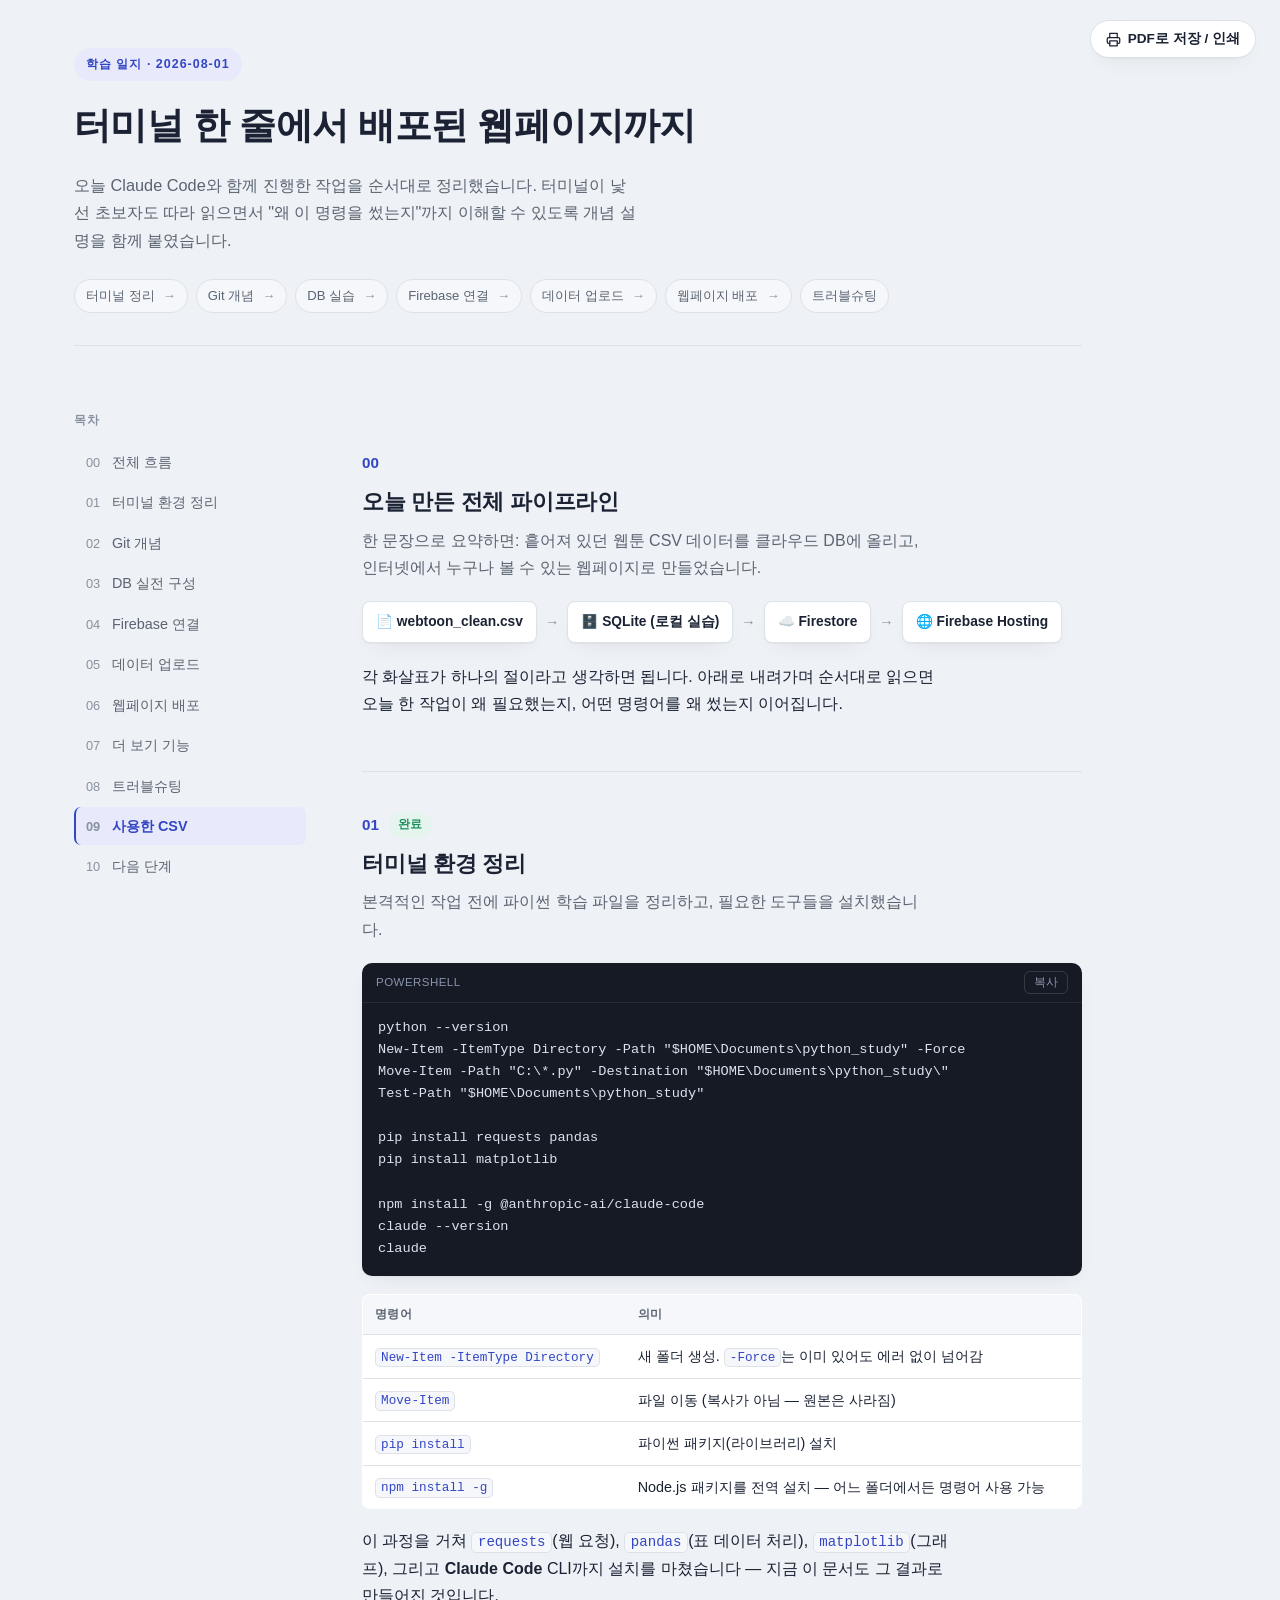
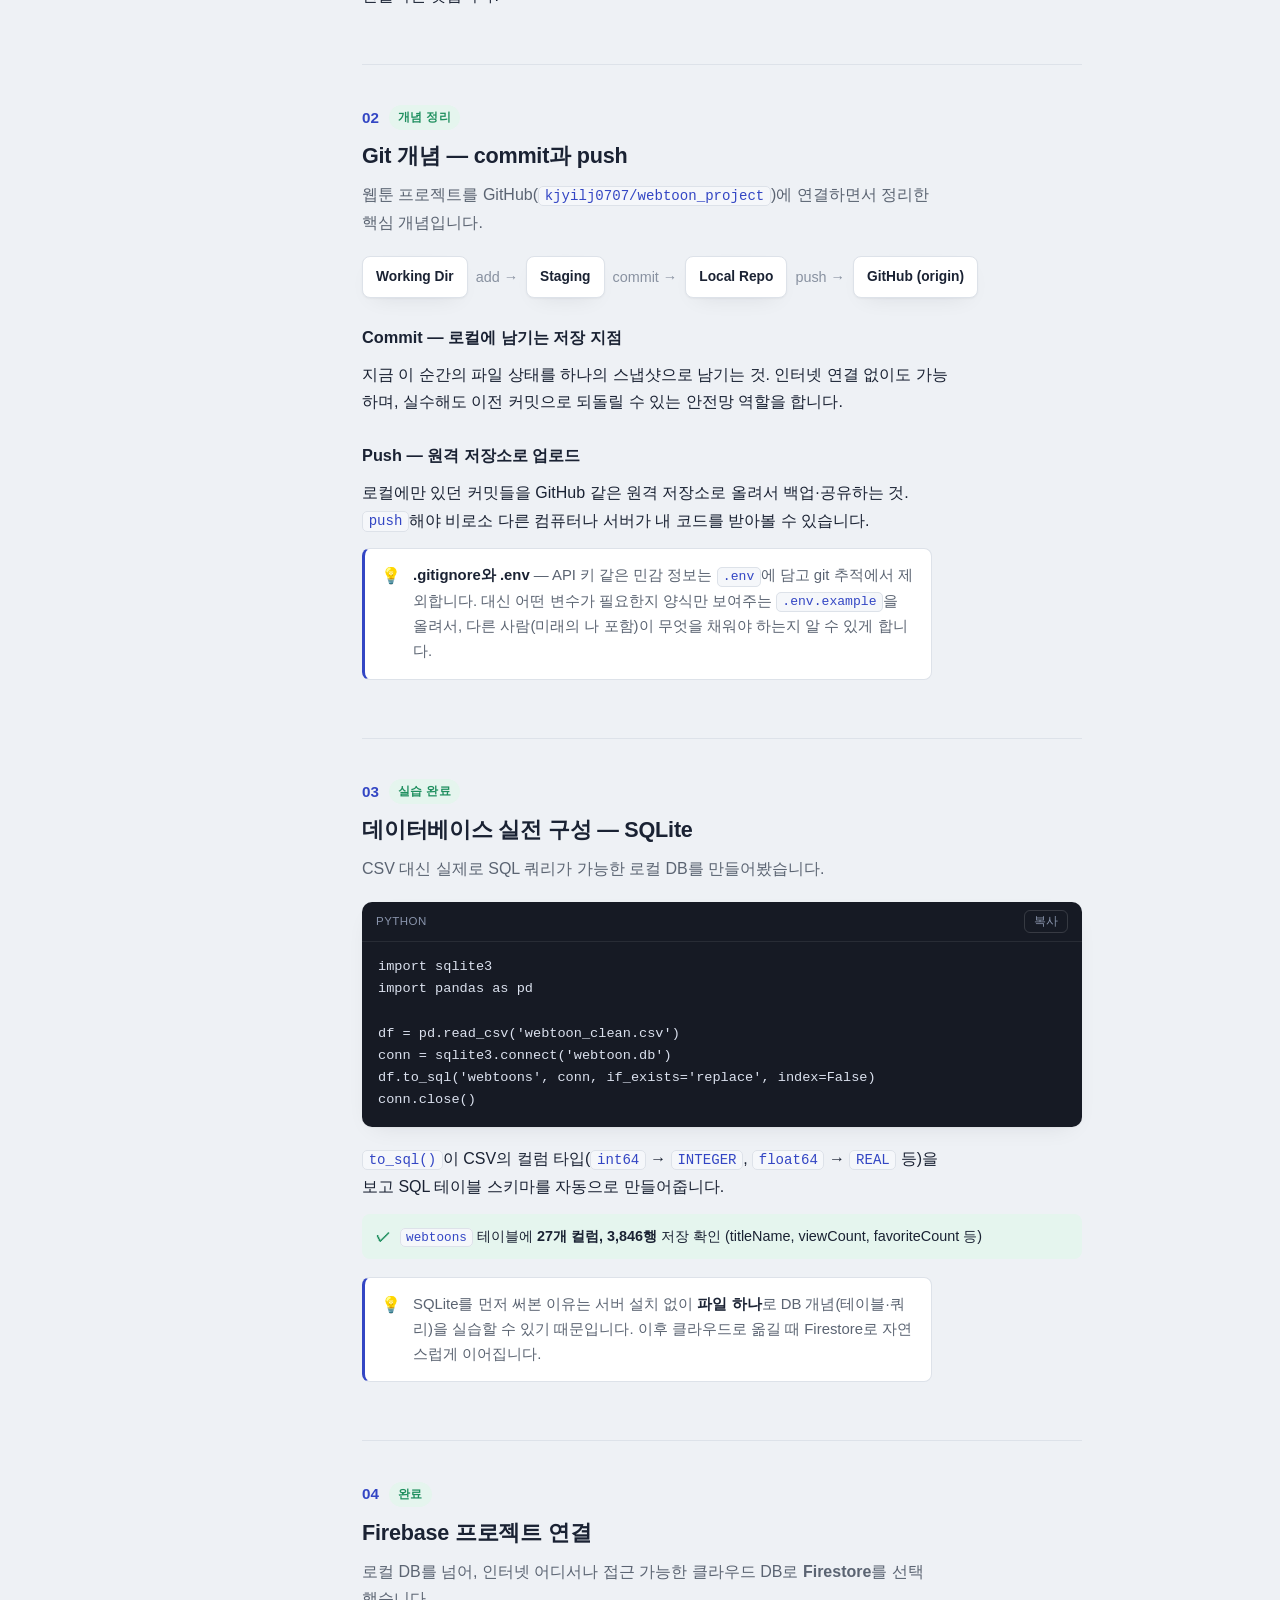
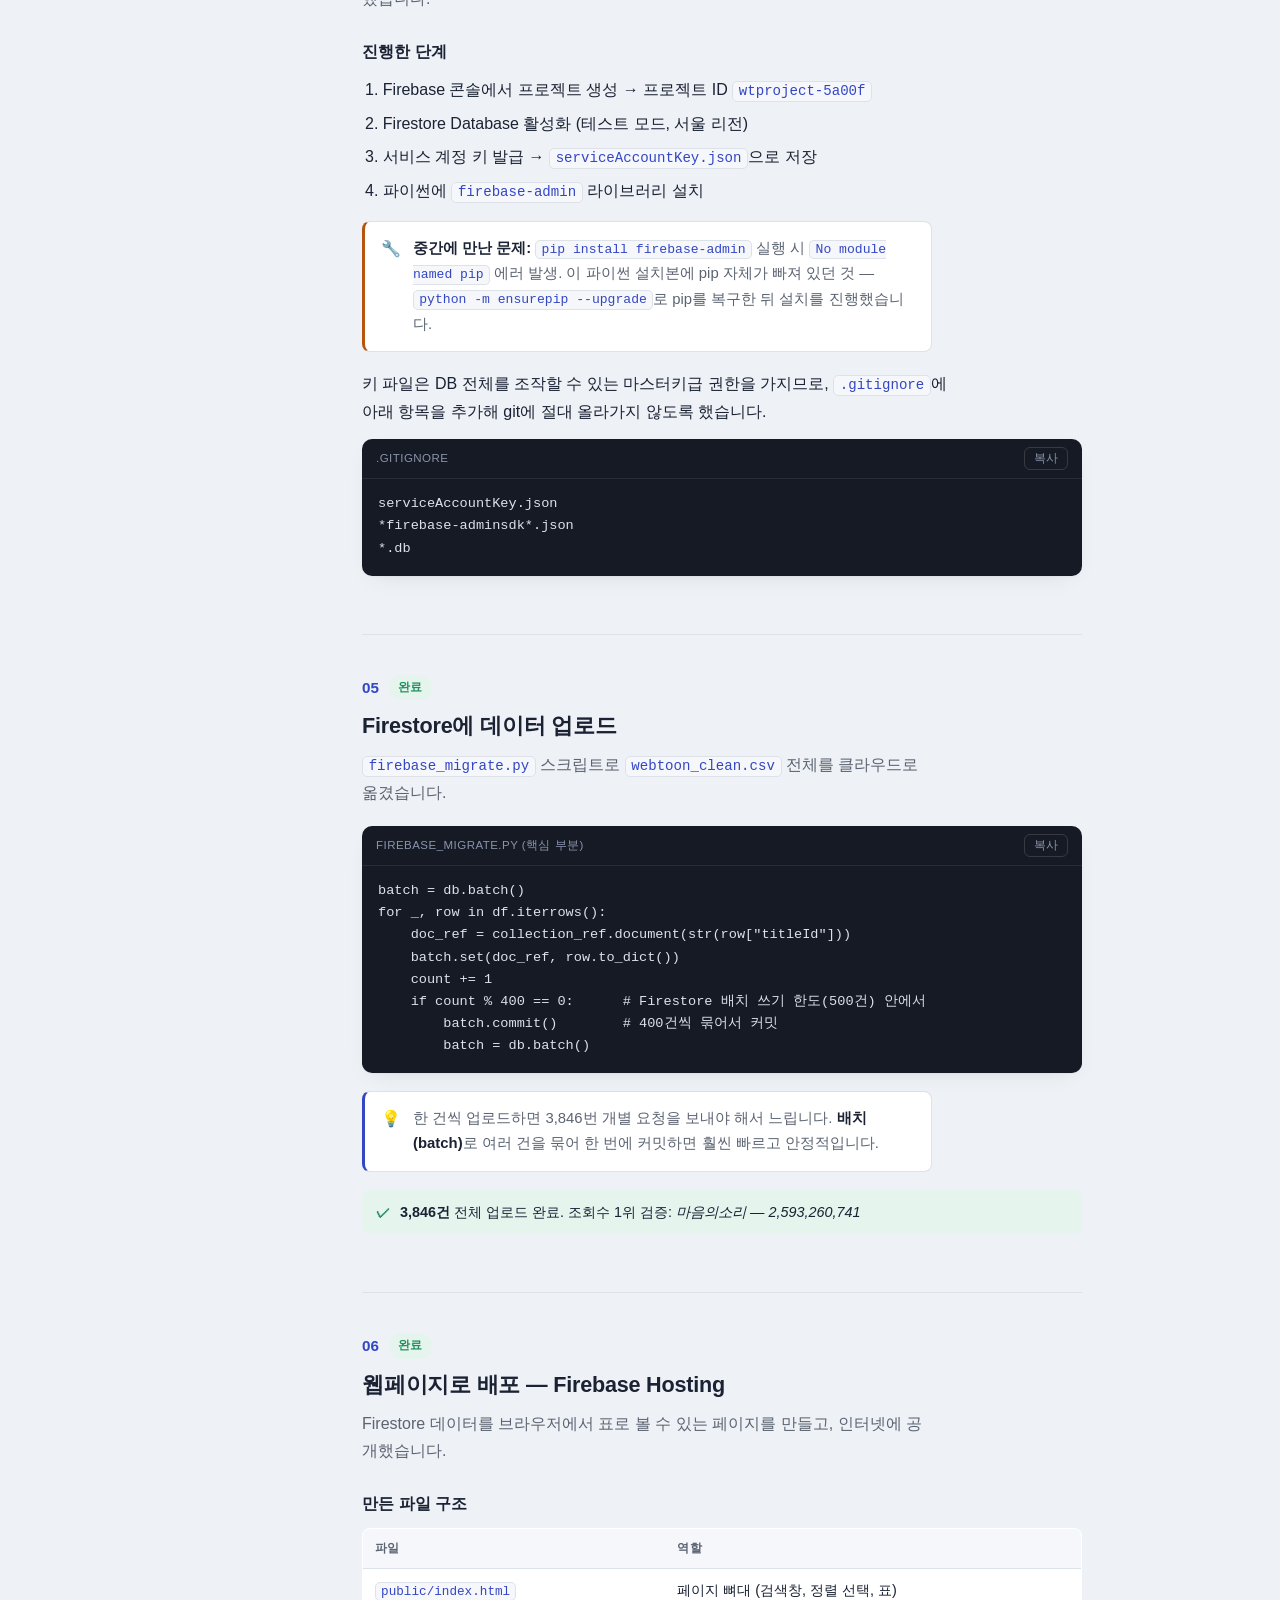
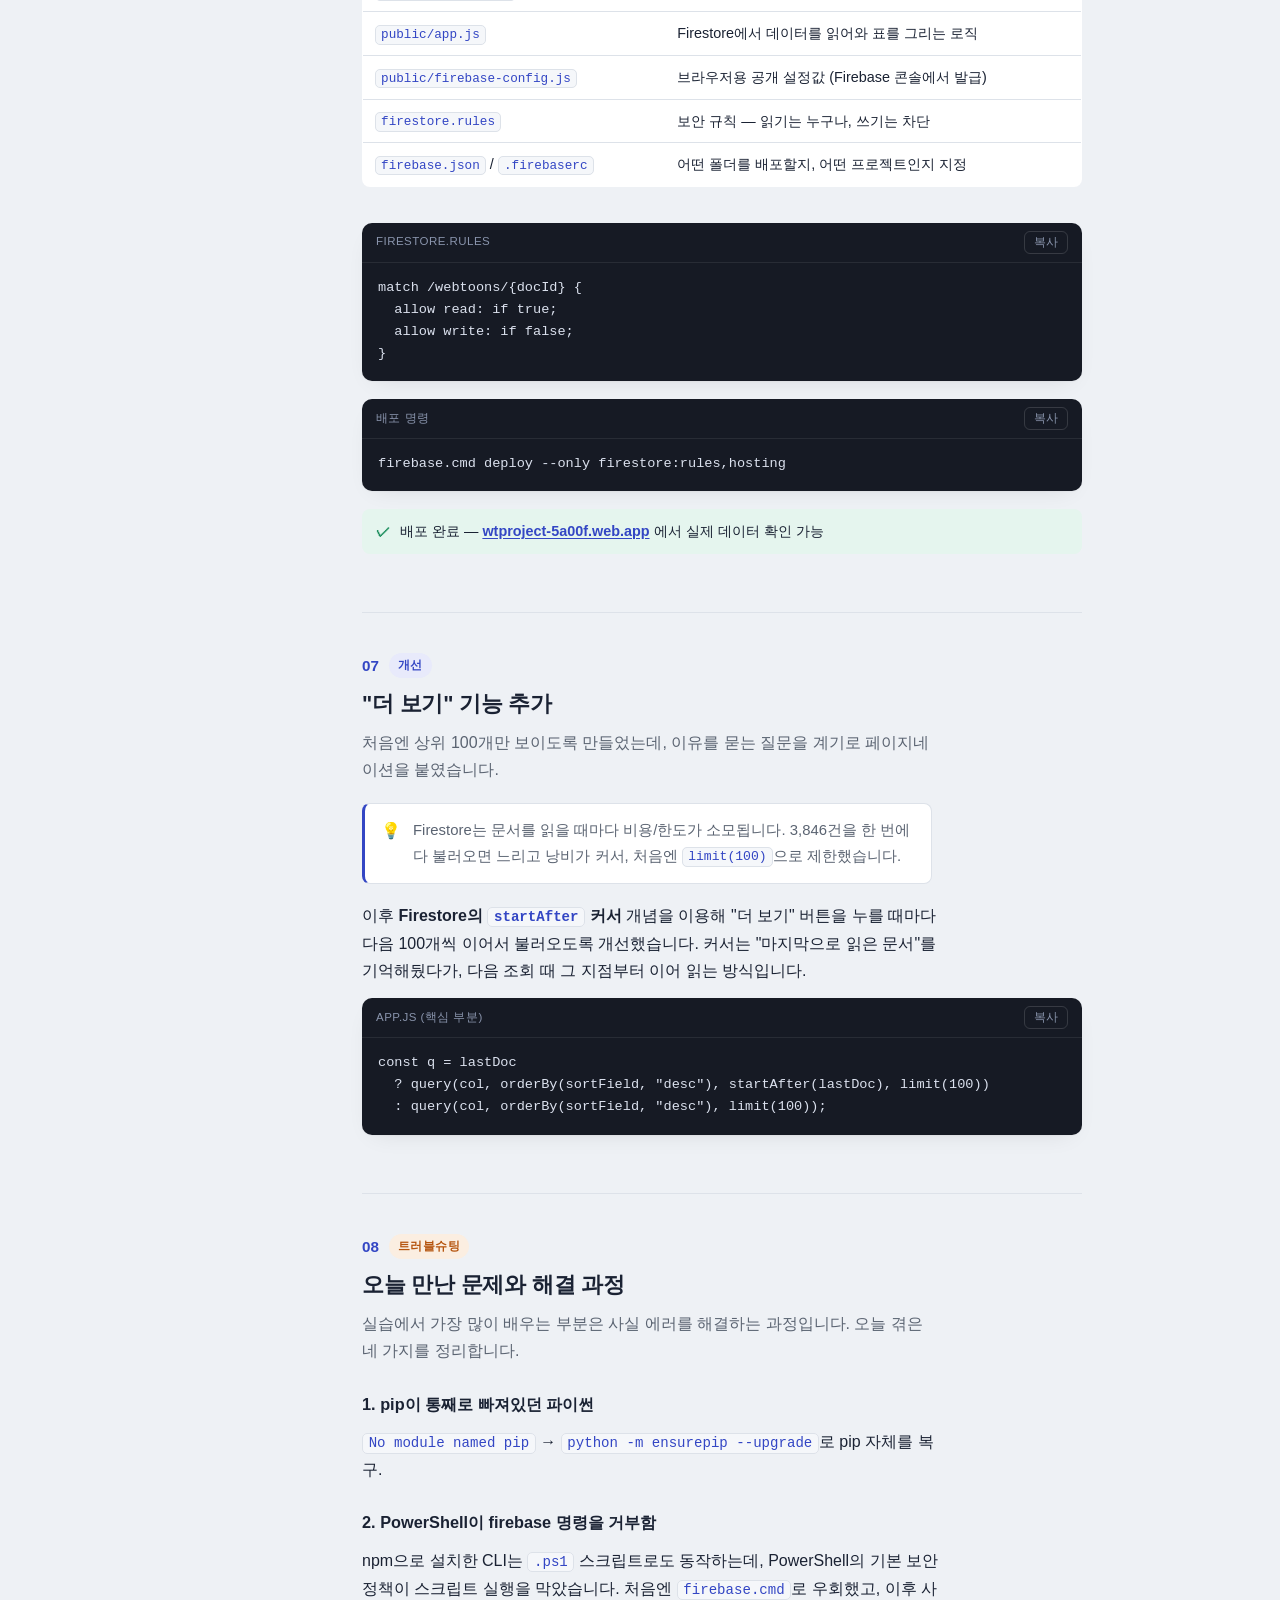
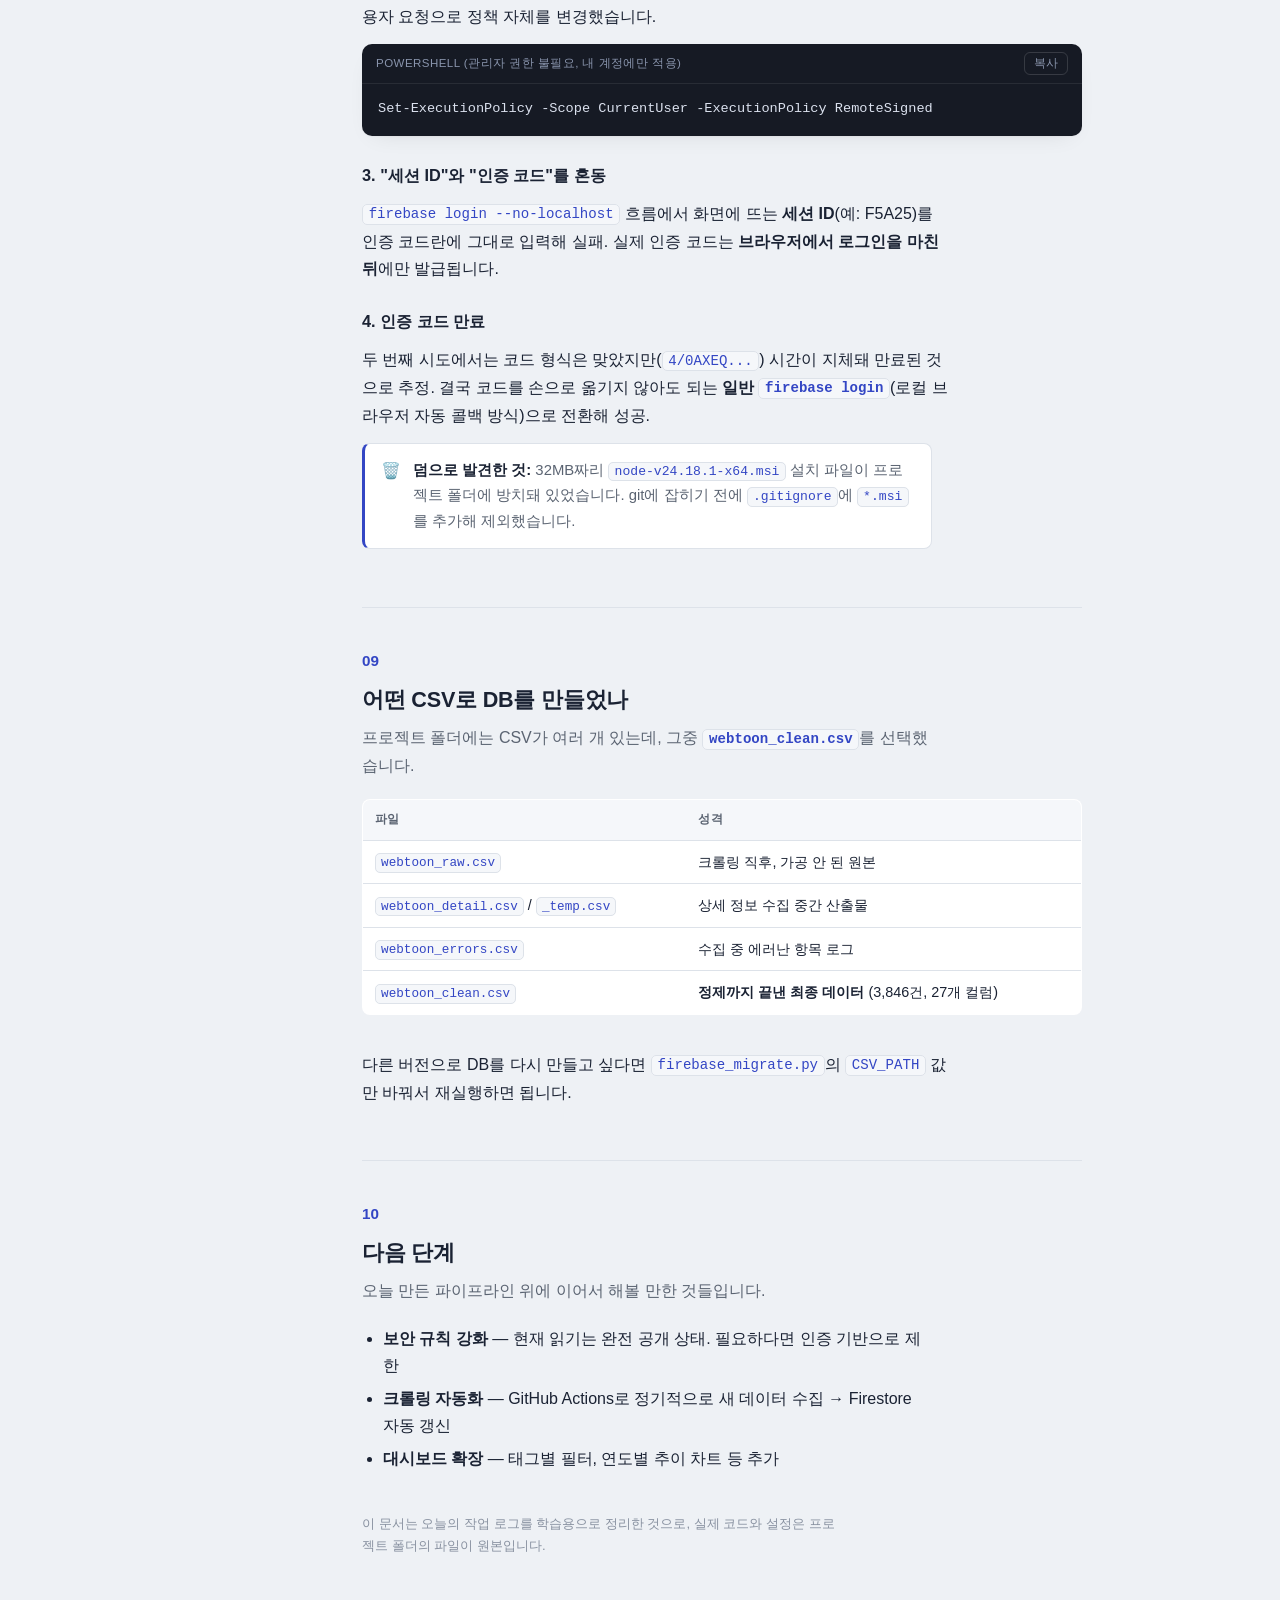
<file: public/study-log.html>
<!DOCTYPE html>
<html lang="ko">
<head>
<meta charset="UTF-8">
<meta name="viewport" content="width=device-width, initial-scale=1.0">
<title>웹툰 프로젝트 학습 일지</title>
<style>
  :root {
    --bg: #eef1f5;
    --surface: #ffffff;
    --surface-2: #f5f7fa;
    --ink: #1a2233;
    --ink-muted: #5b6472;
    --ink-faint: #8891a0;
    --border: #dde2e9;
    --accent: #3346c4;
    --accent-ink: #ffffff;
    --accent-soft: #e8eafb;
    --done: #1f8f5f;
    --done-soft: #e5f5ee;
    --warn: #b5540e;
    --warn-soft: #fbeee1;
    --code-bg: #161a24;
    --code-ink: #dbe1ee;
    --code-accent: #8fb2ff;
    --shadow: 0 1px 2px rgba(20, 24, 35, 0.04), 0 8px 24px -12px rgba(20, 24, 35, 0.12);
    --radius: 10px;
  }

  @media (prefers-color-scheme: dark) {
    :root {
      --bg: #0f121a;
      --surface: #161b26;
      --surface-2: #1b202c;
      --ink: #e7eaf2;
      --ink-muted: #a2aabb;
      --ink-faint: #6d7688;
      --border: #2a3040;
      --accent: #8ea1ff;
      --accent-ink: #10142a;
      --accent-soft: #1c2340;
      --done: #4fd39a;
      --done-soft: #163429;
      --warn: #f0a969;
      --warn-soft: #372413;
      --code-bg: #0b0e15;
      --code-ink: #d7deee;
      --code-accent: #9db8ff;
      --shadow: 0 1px 2px rgba(0,0,0,0.3), 0 8px 24px -12px rgba(0,0,0,0.5);
    }
  }

  * { box-sizing: border-box; }

  html { scroll-behavior: smooth; }
  @media (prefers-reduced-motion: reduce) {
    html { scroll-behavior: auto; }
    * { animation: none !important; transition: none !important; }
  }

  body {
    margin: 0;
    background: var(--bg);
    color: var(--ink);
    font-family: -apple-system, BlinkMacSystemFont, "Apple SD Gothic Neo", "Segoe UI",
      "Malgun Gothic", sans-serif;
    line-height: 1.7;
    -webkit-font-smoothing: antialiased;
  }

  .shell {
    max-width: 1180px;
    margin: 0 auto;
    padding: 48px 24px 96px;
    display: grid;
    grid-template-columns: 232px minmax(0, 720px);
    gap: 56px;
    align-items: start;
  }

  @media (max-width: 900px) {
    .shell {
      grid-template-columns: 1fr;
      padding: 28px 18px 72px;
      gap: 24px;
    }
  }

  /* ---- masthead ---- */
  .masthead {
    grid-column: 1 / -1;
    display: flex;
    flex-direction: column;
    gap: 14px;
    padding-bottom: 32px;
    border-bottom: 1px solid var(--border);
    margin-bottom: 8px;
  }

  .eyebrow {
    display: inline-flex;
    align-items: center;
    gap: 8px;
    align-self: flex-start;
    font-size: 0.78rem;
    font-weight: 700;
    letter-spacing: 0.08em;
    text-transform: uppercase;
    color: var(--accent);
    background: var(--accent-soft);
    padding: 6px 12px;
    border-radius: 999px;
  }

  h1 {
    margin: 0;
    font-size: clamp(1.6rem, 1.2rem + 1.6vw, 2.3rem);
    font-weight: 800;
    letter-spacing: -0.015em;
    text-wrap: balance;
  }

  .subtitle {
    margin: 0;
    color: var(--ink-muted);
    font-size: 1.02rem;
    max-width: 62ch;
  }

  .trail {
    display: flex;
    flex-wrap: wrap;
    gap: 8px;
    margin-top: 10px;
  }

  .trail span {
    font-size: 0.82rem;
    color: var(--ink-muted);
    background: var(--surface-2);
    border: 1px solid var(--border);
    padding: 5px 11px;
    border-radius: 999px;
    white-space: nowrap;
  }

  .trail span::after {
    content: "→";
    margin-left: 8px;
    color: var(--ink-faint);
  }
  .trail span:last-child::after { content: ""; margin: 0; }

  /* ---- toc ---- */
  nav.toc {
    position: sticky;
    top: 32px;
    display: flex;
    flex-direction: column;
    gap: 2px;
    font-size: 0.9rem;
  }

  nav.toc .toc-label {
    font-size: 0.75rem;
    font-weight: 700;
    letter-spacing: 0.08em;
    text-transform: uppercase;
    color: var(--ink-faint);
    margin-bottom: 10px;
  }

  nav.toc a {
    color: var(--ink-muted);
    text-decoration: none;
    padding: 7px 10px;
    border-radius: 7px;
    border-left: 2px solid transparent;
    display: flex;
    align-items: baseline;
    gap: 8px;
  }

  nav.toc a:hover {
    background: var(--surface-2);
    color: var(--ink);
  }

  nav.toc a.active {
    color: var(--accent);
    border-left-color: var(--accent);
    background: var(--accent-soft);
    font-weight: 600;
  }

  nav.toc .num {
    font-variant-numeric: tabular-nums;
    color: var(--ink-faint);
    font-size: 0.8rem;
    width: 1.4em;
  }

  @media (max-width: 900px) {
    nav.toc {
      position: static;
      flex-direction: row;
      flex-wrap: wrap;
      gap: 6px;
      padding-bottom: 8px;
      border-bottom: 1px solid var(--border);
      margin-bottom: 12px;
    }
    nav.toc .toc-label { display: none; }
    nav.toc a {
      border-left: none;
      border: 1px solid var(--border);
      font-size: 0.82rem;
    }
    nav.toc a.active { border-color: var(--accent); }
  }

  /* ---- content ---- */
  main { min-width: 0; }

  section {
    padding: 40px 0;
    border-bottom: 1px solid var(--border);
    scroll-margin-top: 24px;
  }
  section:last-child { border-bottom: none; padding-bottom: 0; }

  .kicker {
    display: flex;
    align-items: center;
    gap: 10px;
    margin-bottom: 8px;
  }

  .kicker .idx {
    font-variant-numeric: tabular-nums;
    font-weight: 800;
    color: var(--accent);
    font-size: 0.95rem;
  }

  .tag {
    font-size: 0.72rem;
    font-weight: 700;
    letter-spacing: 0.04em;
    padding: 3px 9px;
    border-radius: 999px;
  }
  .tag.done { color: var(--done); background: var(--done-soft); }
  .tag.action { color: var(--accent); background: var(--accent-soft); }
  .tag.fix { color: var(--warn); background: var(--warn-soft); }

  h2 {
    margin: 0 0 6px;
    font-size: 1.35rem;
    font-weight: 800;
    letter-spacing: -0.01em;
    text-wrap: balance;
  }

  h3 {
    font-size: 1.02rem;
    font-weight: 700;
    margin: 26px 0 10px;
  }

  section > p.lede {
    color: var(--ink-muted);
    margin: 0 0 20px;
    max-width: 64ch;
  }

  p { margin: 0 0 14px; max-width: 66ch; }
  ul, ol { margin: 0 0 16px; padding-left: 1.3em; max-width: 64ch; }
  li { margin-bottom: 6px; }
  strong { font-weight: 700; }

  code:not(pre code) {
    font-family: ui-monospace, "Cascadia Code", "D2Coding", Consolas, monospace;
    background: var(--surface-2);
    border: 1px solid var(--border);
    padding: 0.1em 0.4em;
    border-radius: 5px;
    font-size: 0.88em;
    color: var(--accent);
  }

  .codeblock {
    position: relative;
    background: var(--code-bg);
    border-radius: var(--radius);
    box-shadow: var(--shadow);
    margin: 0 0 18px;
    overflow: hidden;
  }

  .codeblock .bar {
    display: flex;
    align-items: center;
    justify-content: space-between;
    padding: 8px 14px;
    border-bottom: 1px solid rgba(255,255,255,0.08);
  }

  .codeblock .bar .label {
    font-size: 0.72rem;
    color: #8994ac;
    letter-spacing: 0.04em;
    text-transform: uppercase;
  }

  .codeblock .copy {
    font-size: 0.72rem;
    color: #8994ac;
    background: transparent;
    border: 1px solid rgba(255,255,255,0.14);
    border-radius: 6px;
    padding: 3px 9px;
    cursor: pointer;
    font-family: inherit;
  }
  .codeblock .copy:hover { color: var(--code-accent); border-color: var(--code-accent); }
  .codeblock .copy:focus-visible { outline: 2px solid var(--code-accent); outline-offset: 1px; }

  .codeblock pre {
    margin: 0;
    padding: 14px 16px 16px;
    overflow-x: auto;
  }

  .codeblock code {
    font-family: ui-monospace, "Cascadia Code", "D2Coding", Consolas, monospace;
    font-size: 0.85rem;
    color: var(--code-ink);
    white-space: pre;
    line-height: 1.6;
  }

  .callout {
    display: flex;
    gap: 12px;
    background: var(--surface);
    border: 1px solid var(--border);
    border-left: 3px solid var(--accent);
    border-radius: 8px;
    padding: 14px 16px;
    margin: 0 0 18px;
    max-width: 64ch;
  }
  .callout.why { border-left-color: var(--accent); }
  .callout.fix { border-left-color: var(--warn); }
  .callout .glyph { font-size: 1rem; line-height: 1.6; flex-shrink: 0; }
  .callout p { margin: 0; color: var(--ink-muted); font-size: 0.93rem; }
  .callout strong { color: var(--ink); }

  table {
    width: 100%;
    border-collapse: collapse;
    margin: 0 0 18px;
    font-size: 0.9rem;
    background: var(--surface);
    border-radius: 8px;
    overflow: hidden;
    border: 1px solid var(--border);
  }
  .table-wrap { overflow-x: auto; margin-bottom: 18px; }
  th, td {
    text-align: left;
    padding: 9px 12px;
    border-bottom: 1px solid var(--border);
  }
  th {
    background: var(--surface-2);
    color: var(--ink-muted);
    font-size: 0.78rem;
    text-transform: uppercase;
    letter-spacing: 0.03em;
    font-weight: 700;
  }
  tr:last-child td { border-bottom: none; }
  td code { white-space: nowrap; }

  .flow {
    display: flex;
    flex-wrap: wrap;
    gap: 8px;
    align-items: center;
    margin: 0 0 20px;
  }
  .flow .step {
    background: var(--surface);
    border: 1px solid var(--border);
    border-radius: 8px;
    padding: 8px 13px;
    font-size: 0.86rem;
    font-weight: 600;
    box-shadow: var(--shadow);
  }
  .flow .arrow { color: var(--ink-faint); font-size: 0.9rem; }

  .result {
    display: flex;
    align-items: baseline;
    gap: 10px;
    background: var(--done-soft);
    border-radius: 8px;
    padding: 10px 14px;
    margin: 0 0 18px;
    font-size: 0.9rem;
  }
  .result .glyph { color: var(--done); font-weight: 800; }
  .result strong { color: var(--ink); }

  a.link {
    color: var(--accent);
    font-weight: 600;
    text-decoration: underline;
    text-underline-offset: 2px;
  }

  .footline {
    margin-top: 12px;
    padding-top: 24px;
    color: var(--ink-faint);
    font-size: 0.82rem;
  }

  ::selection { background: var(--accent-soft); color: var(--ink); }

  a:focus-visible, button:focus-visible {
    outline: 2px solid var(--accent);
    outline-offset: 2px;
  }

  /* ---- print button ---- */
  .print-btn {
    position: fixed;
    top: 20px;
    right: 24px;
    z-index: 50;
    display: flex;
    align-items: center;
    gap: 7px;
    background: var(--surface);
    border: 1px solid var(--border);
    box-shadow: var(--shadow);
    padding: 9px 15px;
    border-radius: 999px;
    font-size: 0.85rem;
    font-weight: 600;
    font-family: inherit;
    color: var(--ink);
    cursor: pointer;
  }
  .print-btn:hover { border-color: var(--accent); color: var(--accent); }
  .print-btn svg { width: 15px; height: 15px; flex-shrink: 0; }

  @media (max-width: 900px) {
    .print-btn {
      position: static;
      margin-top: 4px;
      align-self: flex-start;
    }
  }

  /* ---- print / PDF output ---- */
  @media print {
    .print-btn, nav.toc { display: none !important; }

    :root {
      --bg: #ffffff;
      --surface: #ffffff;
      --surface-2: #f4f5f7;
      --ink: #16191f;
      --ink-muted: #4a5162;
      --ink-faint: #767f90;
      --border: #d7dbe2;
      --accent: #2a3bab;
      --accent-soft: #eceffb;
      --done: #17754d;
      --done-soft: #e7f4ee;
      --warn: #93450b;
      --warn-soft: #faede0;
      --code-bg: #1c212c;
      --code-ink: #e4e8f1;
      --code-accent: #a9c0ff;
      --shadow: none;
    }

    body { background: #fff; }

    .shell {
      display: block;
      max-width: 100%;
      padding: 0;
    }

    section {
      break-inside: avoid;
      padding: 20px 0;
    }

    h2 { break-after: avoid; }
    .codeblock, table, .callout, .result, .flow { break-inside: avoid; }

    .codeblock pre, .codeblock code {
      white-space: pre-wrap;
      word-break: break-word;
    }

    a.link { color: var(--accent); text-decoration: underline; }
  }
</style>
</head>
<body>

<div class="shell">
  <button class="print-btn" id="printBtn" type="button">
    <svg viewBox="0 0 24 24" fill="none" stroke="currentColor" stroke-width="2" stroke-linecap="round" stroke-linejoin="round">
      <polyline points="6 9 6 2 18 2 18 9"></polyline>
      <path d="M6 18H4a2 2 0 0 1-2-2v-5a2 2 0 0 1 2-2h16a2 2 0 0 1 2 2v5a2 2 0 0 1-2 2h-2"></path>
      <rect x="6" y="14" width="12" height="8"></rect>
    </svg>
    PDF로 저장 / 인쇄
  </button>

  <div class="masthead">
    <span class="eyebrow">학습 일지 · 2026-08-01</span>
    <h1>터미널 한 줄에서 배포된 웹페이지까지</h1>
    <p class="subtitle">
      오늘 Claude Code와 함께 진행한 작업을 순서대로 정리했습니다. 터미널이 낯선 초보자도
      따라 읽으면서 "왜 이 명령을 썼는지"까지 이해할 수 있도록 개념 설명을 함께 붙였습니다.
    </p>
    <div class="trail">
      <span>터미널 정리</span>
      <span>Git 개념</span>
      <span>DB 실습</span>
      <span>Firebase 연결</span>
      <span>데이터 업로드</span>
      <span>웹페이지 배포</span>
      <span>트러블슈팅</span>
    </div>
  </div>

  <nav class="toc" aria-label="목차">
    <span class="toc-label">목차</span>
    <a href="#overview"><span class="num">00</span>전체 흐름</a>
    <a href="#terminal"><span class="num">01</span>터미널 환경 정리</a>
    <a href="#git"><span class="num">02</span>Git 개념</a>
    <a href="#database"><span class="num">03</span>DB 실전 구성</a>
    <a href="#firebase"><span class="num">04</span>Firebase 연결</a>
    <a href="#upload"><span class="num">05</span>데이터 업로드</a>
    <a href="#web"><span class="num">06</span>웹페이지 배포</a>
    <a href="#pagination"><span class="num">07</span>더 보기 기능</a>
    <a href="#troubleshoot"><span class="num">08</span>트러블슈팅</a>
    <a href="#source"><span class="num">09</span>사용한 CSV</a>
    <a href="#next"><span class="num">10</span>다음 단계</a>
  </nav>

  <main>

    <section id="overview">
      <div class="kicker"><span class="idx">00</span></div>
      <h2>오늘 만든 전체 파이프라인</h2>
      <p class="lede">한 문장으로 요약하면: 흩어져 있던 웹툰 CSV 데이터를 클라우드 DB에 올리고, 인터넷에서 누구나 볼 수 있는 웹페이지로 만들었습니다.</p>
      <div class="flow">
        <span class="step">📄 webtoon_clean.csv</span>
        <span class="arrow">→</span>
        <span class="step">🗄️ SQLite (로컬 실습)</span>
        <span class="arrow">→</span>
        <span class="step">☁️ Firestore</span>
        <span class="arrow">→</span>
        <span class="step">🌐 Firebase Hosting</span>
      </div>
      <p>각 화살표가 하나의 절이라고 생각하면 됩니다. 아래로 내려가며 순서대로 읽으면 오늘 한 작업이 왜 필요했는지, 어떤 명령어를 왜 썼는지 이어집니다.</p>
    </section>

    <section id="terminal">
      <div class="kicker"><span class="idx">01</span><span class="tag done">완료</span></div>
      <h2>터미널 환경 정리</h2>
      <p class="lede">본격적인 작업 전에 파이썬 학습 파일을 정리하고, 필요한 도구들을 설치했습니다.</p>

      <div class="codeblock">
        <div class="bar"><span class="label">PowerShell</span><button class="copy" data-copy>복사</button></div>
        <pre><code>python --version
New-Item -ItemType Directory -Path "$HOME\Documents\python_study" -Force
Move-Item -Path "C:\*.py" -Destination "$HOME\Documents\python_study\"
Test-Path "$HOME\Documents\python_study"

pip install requests pandas
pip install matplotlib

npm install -g @anthropic-ai/claude-code
claude --version
claude</code></pre>
      </div>

      <table>
        <thead><tr><th>명령어</th><th>의미</th></tr></thead>
        <tbody>
          <tr><td><code>New-Item -ItemType Directory</code></td><td>새 폴더 생성. <code>-Force</code>는 이미 있어도 에러 없이 넘어감</td></tr>
          <tr><td><code>Move-Item</code></td><td>파일 이동 (복사가 아님 — 원본은 사라짐)</td></tr>
          <tr><td><code>pip install</code></td><td>파이썬 패키지(라이브러리) 설치</td></tr>
          <tr><td><code>npm install -g</code></td><td>Node.js 패키지를 전역 설치 — 어느 폴더에서든 명령어 사용 가능</td></tr>
        </tbody>
      </table>

      <p>이 과정을 거쳐 <code>requests</code>(웹 요청), <code>pandas</code>(표 데이터 처리), <code>matplotlib</code>(그래프), 그리고 <strong>Claude Code</strong> CLI까지 설치를 마쳤습니다 — 지금 이 문서도 그 결과로 만들어진 것입니다.</p>
    </section>

    <section id="git">
      <div class="kicker"><span class="idx">02</span><span class="tag done">개념 정리</span></div>
      <h2>Git 개념 — commit과 push</h2>
      <p class="lede">웹툰 프로젝트를 GitHub(<code>kjyilj0707/webtoon_project</code>)에 연결하면서 정리한 핵심 개념입니다.</p>

      <div class="flow">
        <span class="step">Working Dir</span>
        <span class="arrow">add →</span>
        <span class="step">Staging</span>
        <span class="arrow">commit →</span>
        <span class="step">Local Repo</span>
        <span class="arrow">push →</span>
        <span class="step">GitHub (origin)</span>
      </div>

      <h3>Commit — 로컬에 남기는 저장 지점</h3>
      <p>지금 이 순간의 파일 상태를 하나의 스냅샷으로 남기는 것. 인터넷 연결 없이도 가능하며, 실수해도 이전 커밋으로 되돌릴 수 있는 안전망 역할을 합니다.</p>

      <h3>Push — 원격 저장소로 업로드</h3>
      <p>로컬에만 있던 커밋들을 GitHub 같은 원격 저장소로 올려서 백업·공유하는 것. <code>push</code>해야 비로소 다른 컴퓨터나 서버가 내 코드를 받아볼 수 있습니다.</p>

      <div class="callout why">
        <span class="glyph">💡</span>
        <p><strong>.gitignore와 .env</strong> — API 키 같은 민감 정보는 <code>.env</code>에 담고 git 추적에서 제외합니다. 대신 어떤 변수가 필요한지 양식만 보여주는 <code>.env.example</code>을 올려서, 다른 사람(미래의 나 포함)이 무엇을 채워야 하는지 알 수 있게 합니다.</p>
      </div>
    </section>

    <section id="database">
      <div class="kicker"><span class="idx">03</span><span class="tag done">실습 완료</span></div>
      <h2>데이터베이스 실전 구성 — SQLite</h2>
      <p class="lede">CSV 대신 실제로 SQL 쿼리가 가능한 로컬 DB를 만들어봤습니다.</p>

      <div class="codeblock">
        <div class="bar"><span class="label">Python</span><button class="copy" data-copy>복사</button></div>
        <pre><code>import sqlite3
import pandas as pd

df = pd.read_csv('webtoon_clean.csv')
conn = sqlite3.connect('webtoon.db')
df.to_sql('webtoons', conn, if_exists='replace', index=False)
conn.close()</code></pre>
      </div>

      <p><code>to_sql()</code>이 CSV의 컬럼 타입(<code>int64</code> → <code>INTEGER</code>, <code>float64</code> → <code>REAL</code> 등)을 보고 SQL 테이블 스키마를 자동으로 만들어줍니다.</p>

      <div class="result"><span class="glyph">✓</span> <span><code>webtoons</code> 테이블에 <strong>27개 컬럼, 3,846행</strong> 저장 확인 (titleName, viewCount, favoriteCount 등)</span></div>

      <div class="callout why">
        <span class="glyph">💡</span>
        <p>SQLite를 먼저 써본 이유는 서버 설치 없이 <strong>파일 하나</strong>로 DB 개념(테이블·쿼리)을 실습할 수 있기 때문입니다. 이후 클라우드로 옮길 때 Firestore로 자연스럽게 이어집니다.</p>
      </div>
    </section>

    <section id="firebase">
      <div class="kicker"><span class="idx">04</span><span class="tag done">완료</span></div>
      <h2>Firebase 프로젝트 연결</h2>
      <p class="lede">로컬 DB를 넘어, 인터넷 어디서나 접근 가능한 클라우드 DB로 <strong>Firestore</strong>를 선택했습니다.</p>

      <h3>진행한 단계</h3>
      <ol>
        <li>Firebase 콘솔에서 프로젝트 생성 → 프로젝트 ID <code>wtproject-5a00f</code></li>
        <li>Firestore Database 활성화 (테스트 모드, 서울 리전)</li>
        <li>서비스 계정 키 발급 → <code>serviceAccountKey.json</code>으로 저장</li>
        <li>파이썬에 <code>firebase-admin</code> 라이브러리 설치</li>
      </ol>

      <div class="callout fix">
        <span class="glyph">🔧</span>
        <p><strong>중간에 만난 문제:</strong> <code>pip install firebase-admin</code> 실행 시 <code>No module named pip</code> 에러 발생. 이 파이썬 설치본에 pip 자체가 빠져 있던 것 — <code>python -m ensurepip --upgrade</code>로 pip를 복구한 뒤 설치를 진행했습니다.</p>
      </div>

      <p>키 파일은 DB 전체를 조작할 수 있는 마스터키급 권한을 가지므로, <code>.gitignore</code>에 아래 항목을 추가해 git에 절대 올라가지 않도록 했습니다.</p>

      <div class="codeblock">
        <div class="bar"><span class="label">.gitignore</span><button class="copy" data-copy>복사</button></div>
        <pre><code>serviceAccountKey.json
*firebase-adminsdk*.json
*.db</code></pre>
      </div>
    </section>

    <section id="upload">
      <div class="kicker"><span class="idx">05</span><span class="tag done">완료</span></div>
      <h2>Firestore에 데이터 업로드</h2>
      <p class="lede"><code>firebase_migrate.py</code> 스크립트로 <code>webtoon_clean.csv</code> 전체를 클라우드로 옮겼습니다.</p>

      <div class="codeblock">
        <div class="bar"><span class="label">firebase_migrate.py (핵심 부분)</span><button class="copy" data-copy>복사</button></div>
        <pre><code>batch = db.batch()
for _, row in df.iterrows():
    doc_ref = collection_ref.document(str(row["titleId"]))
    batch.set(doc_ref, row.to_dict())
    count += 1
    if count % 400 == 0:      # Firestore 배치 쓰기 한도(500건) 안에서
        batch.commit()        # 400건씩 묶어서 커밋
        batch = db.batch()</code></pre>
      </div>

      <div class="callout why">
        <span class="glyph">💡</span>
        <p>한 건씩 업로드하면 3,846번 개별 요청을 보내야 해서 느립니다. <strong>배치(batch)</strong>로 여러 건을 묶어 한 번에 커밋하면 훨씬 빠르고 안정적입니다.</p>
      </div>

      <div class="result"><span class="glyph">✓</span> <span><strong>3,846건</strong> 전체 업로드 완료. 조회수 1위 검증: <em>마음의소리 — 2,593,260,741</em></span></div>
    </section>

    <section id="web">
      <div class="kicker"><span class="idx">06</span><span class="tag done">완료</span></div>
      <h2>웹페이지로 배포 — Firebase Hosting</h2>
      <p class="lede">Firestore 데이터를 브라우저에서 표로 볼 수 있는 페이지를 만들고, 인터넷에 공개했습니다.</p>

      <h3>만든 파일 구조</h3>
      <div class="table-wrap">
        <table>
          <thead><tr><th>파일</th><th>역할</th></tr></thead>
          <tbody>
            <tr><td><code>public/index.html</code></td><td>페이지 뼈대 (검색창, 정렬 선택, 표)</td></tr>
            <tr><td><code>public/app.js</code></td><td>Firestore에서 데이터를 읽어와 표를 그리는 로직</td></tr>
            <tr><td><code>public/firebase-config.js</code></td><td>브라우저용 공개 설정값 (Firebase 콘솔에서 발급)</td></tr>
            <tr><td><code>firestore.rules</code></td><td>보안 규칙 — 읽기는 누구나, 쓰기는 차단</td></tr>
            <tr><td><code>firebase.json</code> / <code>.firebaserc</code></td><td>어떤 폴더를 배포할지, 어떤 프로젝트인지 지정</td></tr>
          </tbody>
        </table>
      </div>

      <div class="codeblock">
        <div class="bar"><span class="label">firestore.rules</span><button class="copy" data-copy>복사</button></div>
        <pre><code>match /webtoons/{docId} {
  allow read: if true;
  allow write: if false;
}</code></pre>
      </div>

      <div class="codeblock">
        <div class="bar"><span class="label">배포 명령</span><button class="copy" data-copy>복사</button></div>
        <pre><code>firebase.cmd deploy --only firestore:rules,hosting</code></pre>
      </div>

      <div class="result"><span class="glyph">✓</span> <span>배포 완료 — <a class="link" href="https://wtproject-5a00f.web.app" target="_blank" rel="noopener">wtproject-5a00f.web.app</a> 에서 실제 데이터 확인 가능</span></div>
    </section>

    <section id="pagination">
      <div class="kicker"><span class="idx">07</span><span class="tag action">개선</span></div>
      <h2>"더 보기" 기능 추가</h2>
      <p class="lede">처음엔 상위 100개만 보이도록 만들었는데, 이유를 묻는 질문을 계기로 페이지네이션을 붙였습니다.</p>

      <div class="callout why">
        <span class="glyph">💡</span>
        <p>Firestore는 문서를 읽을 때마다 비용/한도가 소모됩니다. 3,846건을 한 번에 다 불러오면 느리고 낭비가 커서, 처음엔 <code>limit(100)</code>으로 제한했습니다.</p>
      </div>

      <p>이후 <strong>Firestore의 <code>startAfter</code> 커서</strong> 개념을 이용해 "더 보기" 버튼을 누를 때마다 다음 100개씩 이어서 불러오도록 개선했습니다. 커서는 "마지막으로 읽은 문서"를 기억해뒀다가, 다음 조회 때 그 지점부터 이어 읽는 방식입니다.</p>

      <div class="codeblock">
        <div class="bar"><span class="label">app.js (핵심 부분)</span><button class="copy" data-copy>복사</button></div>
        <pre><code>const q = lastDoc
  ? query(col, orderBy(sortField, "desc"), startAfter(lastDoc), limit(100))
  : query(col, orderBy(sortField, "desc"), limit(100));</code></pre>
      </div>
    </section>

    <section id="troubleshoot">
      <div class="kicker"><span class="idx">08</span><span class="tag fix">트러블슈팅</span></div>
      <h2>오늘 만난 문제와 해결 과정</h2>
      <p class="lede">실습에서 가장 많이 배우는 부분은 사실 에러를 해결하는 과정입니다. 오늘 겪은 네 가지를 정리합니다.</p>

      <h3>1. pip이 통째로 빠져있던 파이썬</h3>
      <p><code>No module named pip</code> → <code>python -m ensurepip --upgrade</code>로 pip 자체를 복구.</p>

      <h3>2. PowerShell이 firebase 명령을 거부함</h3>
      <p>npm으로 설치한 CLI는 <code>.ps1</code> 스크립트로도 동작하는데, PowerShell의 기본 보안 정책이 스크립트 실행을 막았습니다. 처음엔 <code>firebase.cmd</code>로 우회했고, 이후 사용자 요청으로 정책 자체를 변경했습니다.</p>
      <div class="codeblock">
        <div class="bar"><span class="label">PowerShell (관리자 권한 불필요, 내 계정에만 적용)</span><button class="copy" data-copy>복사</button></div>
        <pre><code>Set-ExecutionPolicy -Scope CurrentUser -ExecutionPolicy RemoteSigned</code></pre>
      </div>

      <h3>3. "세션 ID"와 "인증 코드"를 혼동</h3>
      <p><code>firebase login --no-localhost</code> 흐름에서 화면에 뜨는 <strong>세션 ID</strong>(예: F5A25)를 인증 코드란에 그대로 입력해 실패. 실제 인증 코드는 <strong>브라우저에서 로그인을 마친 뒤</strong>에만 발급됩니다.</p>

      <h3>4. 인증 코드 만료</h3>
      <p>두 번째 시도에서는 코드 형식은 맞았지만(<code>4/0AXEQ...</code>) 시간이 지체돼 만료된 것으로 추정. 결국 코드를 손으로 옮기지 않아도 되는 <strong>일반 <code>firebase login</code></strong>(로컬 브라우저 자동 콜백 방식)으로 전환해 성공.</p>

      <div class="callout why">
        <span class="glyph">🗑️</span>
        <p><strong>덤으로 발견한 것:</strong> 32MB짜리 <code>node-v24.18.1-x64.msi</code> 설치 파일이 프로젝트 폴더에 방치돼 있었습니다. git에 잡히기 전에 <code>.gitignore</code>에 <code>*.msi</code>를 추가해 제외했습니다.</p>
      </div>
    </section>

    <section id="source">
      <div class="kicker"><span class="idx">09</span></div>
      <h2>어떤 CSV로 DB를 만들었나</h2>
      <p class="lede">프로젝트 폴더에는 CSV가 여러 개 있는데, 그중 <strong><code>webtoon_clean.csv</code></strong>를 선택했습니다.</p>

      <div class="table-wrap">
        <table>
          <thead><tr><th>파일</th><th>성격</th></tr></thead>
          <tbody>
            <tr><td><code>webtoon_raw.csv</code></td><td>크롤링 직후, 가공 안 된 원본</td></tr>
            <tr><td><code>webtoon_detail.csv</code> / <code>_temp.csv</code></td><td>상세 정보 수집 중간 산출물</td></tr>
            <tr><td><code>webtoon_errors.csv</code></td><td>수집 중 에러난 항목 로그</td></tr>
            <tr><td><code>webtoon_clean.csv</code></td><td><strong>정제까지 끝낸 최종 데이터</strong> (3,846건, 27개 컬럼)</td></tr>
          </tbody>
        </table>
      </div>
      <p>다른 버전으로 DB를 다시 만들고 싶다면 <code>firebase_migrate.py</code>의 <code>CSV_PATH</code> 값만 바꿔서 재실행하면 됩니다.</p>
    </section>

    <section id="next">
      <div class="kicker"><span class="idx">10</span></div>
      <h2>다음 단계</h2>
      <p class="lede">오늘 만든 파이프라인 위에 이어서 해볼 만한 것들입니다.</p>
      <ul>
        <li><strong>보안 규칙 강화</strong> — 현재 읽기는 완전 공개 상태. 필요하다면 인증 기반으로 제한</li>
        <li><strong>크롤링 자동화</strong> — GitHub Actions로 정기적으로 새 데이터 수집 → Firestore 자동 갱신</li>
        <li><strong>대시보드 확장</strong> — 태그별 필터, 연도별 추이 차트 등 추가</li>
      </ul>
      <p class="footline">이 문서는 오늘의 작업 로그를 학습용으로 정리한 것으로, 실제 코드와 설정은 프로젝트 폴더의 파일이 원본입니다.</p>
    </section>

  </main>
</div>

<script>
  document.getElementById('printBtn').addEventListener('click', () => {
    window.print();
  });

  document.querySelectorAll('.copy').forEach((btn) => {
    btn.addEventListener('click', () => {
      const code = btn.closest('.codeblock').querySelector('code').innerText;
      navigator.clipboard.writeText(code).then(() => {
        const original = btn.textContent;
        btn.textContent = '복사됨';
        setTimeout(() => { btn.textContent = original; }, 1400);
      });
    });
  });

  const links = Array.from(document.querySelectorAll('nav.toc a'));
  const sections = links.map((a) => document.querySelector(a.getAttribute('href')));

  const observer = new IntersectionObserver((entries) => {
    entries.forEach((entry) => {
      const id = '#' + entry.target.id;
      const link = links.find((a) => a.getAttribute('href') === id);
      if (!link) return;
      if (entry.isIntersecting) {
        links.forEach((a) => a.classList.remove('active'));
        link.classList.add('active');
      }
    });
  }, { rootMargin: '-20% 0px -70% 0px' });

  sections.forEach((s) => s && observer.observe(s));
</script>
</body>
</html>
</file>
